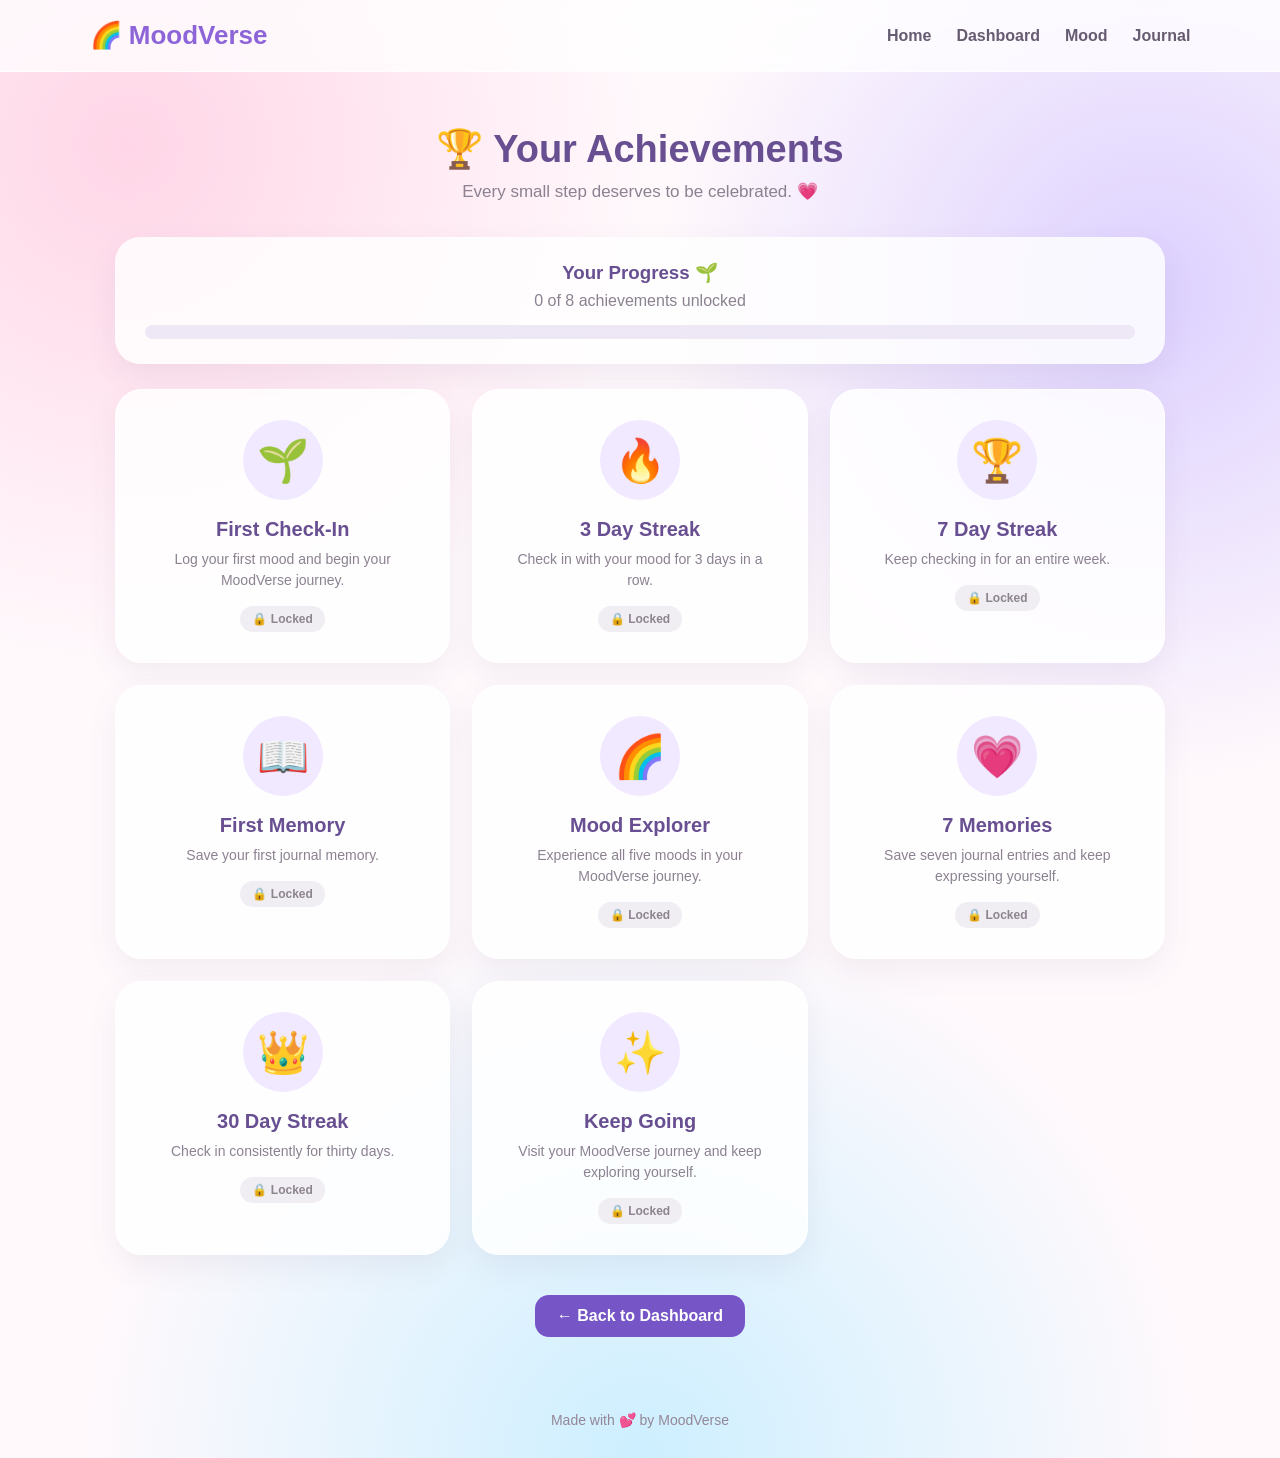
<file: MoodVerse/templates/achievements.html>
<!DOCTYPE html>
<html lang="en">

<head>

    <meta charset="UTF-8">

    <meta name="viewport" content="width=device-width, initial-scale=1.0">

    <title>MoodVerse Achievements 🏆</title>

    <style>

        * {
            box-sizing: border-box;
            margin: 0;
            padding: 0;
        }

        body {
            font-family: Arial, sans-serif;
            min-height: 100vh;
            color: #4b3f55;

            background:
                radial-gradient(circle at 10% 10%, #ffd6e7 0, transparent 30%),
                radial-gradient(circle at 90% 20%, #ddd1ff 0, transparent 30%),
                radial-gradient(circle at 50% 100%, #cdefff 0, transparent 35%),
                #fff9fc;
        }


        /* ================= NAVBAR ================= */

        .navbar {
            width: 100%;
            padding: 20px 7%;

            display: flex;
            align-items: center;
            justify-content: space-between;

            background: rgba(255,255,255,0.75);

            backdrop-filter: blur(15px);

            border-bottom: 1px solid rgba(255,255,255,0.8);

            position: sticky;
            top: 0;

            z-index: 10;
        }


        .navbar h1 {
            color: #8d65d8;
            font-size: 26px;
        }


        .navbar nav {
            display: flex;
            gap: 25px;
        }


        .navbar nav a {
            text-decoration: none;
            color: #665b70;
            font-weight: 600;
        }


        .navbar nav a:hover {
            color: #a15bc7;
        }


        /* ================= HEADER ================= */

        .achievements-header {
            text-align: center;
            padding: 55px 20px 35px;
        }


        .achievements-header h2 {
            font-size: 38px;
            color: #684f91;
            margin-bottom: 10px;
        }


        .achievements-header p {
            color: #8b8190;
            font-size: 17px;
        }


        /* ================= CONTAINER ================= */

        .achievements-container {
            width: 90%;
            max-width: 1050px;
            margin: auto;
        }


        /* ================= PROGRESS ================= */

        .achievement-progress {
            padding: 25px 30px;
            margin-bottom: 25px;

            border-radius: 25px;

            background: rgba(255,255,255,0.82);

            box-shadow:
                0 12px 30px rgba(100,80,120,0.09);

            text-align: center;
        }


        .achievement-progress h3 {
            color: #684f91;
            margin-bottom: 8px;
        }


        .achievement-progress p {
            color: #8b8190;
            margin-bottom: 15px;
        }


        .progress-bar {
            width: 100%;
            height: 14px;

            background: #eee7f5;

            border-radius: 20px;

            overflow: hidden;
        }


        .progress-fill {
            width: 0%;

            height: 100%;

            background:
                linear-gradient(
                    90deg,
                    #a77be8,
                    #ff9fbd
                );

            border-radius: 20px;

            transition: width 0.5s ease;
        }


        /* ================= ACHIEVEMENT GRID ================= */

        .achievement-grid {
            display: grid;

            grid-template-columns:
                repeat(3, 1fr);

            gap: 22px;

            padding-bottom: 40px;
        }


        /* ================= ACHIEVEMENT CARD ================= */

        .achievement-card {
            padding: 30px;

            border-radius: 27px;

            background: rgba(255,255,255,0.84);

            border: 1px solid rgba(255,255,255,0.9);

            box-shadow:
                0 12px 30px rgba(100,80,120,0.08);

            text-align: center;

            transition: 0.25s;
        }


        .achievement-card:hover {
            transform: translateY(-5px);

            box-shadow:
                0 18px 35px rgba(100,80,120,0.13);
        }


        /* ================= ICON ================= */

        .achievement-icon {
            width: 80px;
            height: 80px;

            margin: 0 auto 18px;

            border-radius: 50%;

            display: flex;
            align-items: center;
            justify-content: center;

            font-size: 42px;

            background: #f1e9ff;
        }


        .achievement-card h3 {
            color: #684f91;
            margin-bottom: 8px;
            font-size: 20px;
        }


        .achievement-card p {
            color: #8b8190;
            line-height: 1.5;
            font-size: 14px;
        }


        /* ================= LOCKED ================= */

        .achievement-card.locked {
            opacity: 0.55;
            filter: grayscale(0.5);
        }


        .achievement-card.locked .achievement-icon {
            background: #eeeaf2;
        }


        .lock-text {
            display: inline-block;

            margin-top: 15px;

            padding: 6px 12px;

            border-radius: 20px;

            background: #f0edf3;

            color: #8d8490;

            font-size: 12px;

            font-weight: bold;
        }


        /* ================= UNLOCKED ================= */

        .achievement-card.unlocked {
            border: 2px solid #e5c9ff;

            background:
                linear-gradient(
                    145deg,
                    #fff,
                    #fff5fc
                );
        }


        .achievement-card.unlocked .achievement-icon {
            background:
                linear-gradient(
                    135deg,
                    #ffe5f0,
                    #e8dcff
                );
        }


        .unlocked-text {
            display: inline-block;

            margin-top: 15px;

            padding: 6px 12px;

            border-radius: 20px;

            background: #e9dcff;

            color: #7554a8;

            font-size: 12px;

            font-weight: bold;
        }


        /* ================= BACK BUTTON ================= */

        .back-section {
            text-align: center;
            padding-bottom: 45px;
        }


        .back-button {
            display: inline-block;

            padding: 12px 22px;

            border-radius: 14px;

            background: #7656c7;

            color: white;

            text-decoration: none;

            font-weight: bold;

            transition: 0.2s;
        }


        .back-button:hover {
            background: #6545b5;

            transform: translateY(-2px);
        }


        /* ================= FOOTER ================= */

        footer {
            text-align: center;

            padding: 30px;

            color: #938797;

            font-size: 14px;
        }


        /* ================= MOBILE ================= */

        @media (max-width: 800px) {

            .achievement-grid {
                grid-template-columns: repeat(2, 1fr);
            }

        }


        @media (max-width: 550px) {

            .navbar {
                flex-direction: column;
                gap: 15px;
                padding: 18px 20px;
            }


            .navbar nav {
                gap: 15px;
                flex-wrap: wrap;
                justify-content: center;
            }


            .achievements-header {
                padding-top: 35px;
            }


            .achievements-header h2 {
                font-size: 29px;
            }


            .achievement-grid {
                grid-template-columns: 1fr;
            }

        }

    </style>

</head>


<body>


    <!-- ================= NAVBAR ================= -->

    <header class="navbar">

        <h1>
            🌈 MoodVerse
        </h1>

        <nav>

            <a href="/home/">
                Home
            </a>

            <a href="/dashboard/">
                Dashboard
            </a>

            <a href="/mood/">
                Mood
            </a>

            <a href="/journal/">
                Journal
            </a>

        </nav>

    </header>


    <!-- ================= HEADER ================= -->

    <section class="achievements-header">

        <h2>
            🏆 Your Achievements
        </h2>

        <p>
            Every small step deserves to be celebrated. 💗
        </p>

    </section>


    <!-- ================= MAIN ================= -->

    <main class="achievements-container">


        <!-- ================= PROGRESS ================= -->

        <section class="achievement-progress">

            <h3>
                Your Progress 🌱
            </h3>

            <p id="achievementProgressText">
                0 of 8 achievements unlocked
            </p>

            <div class="progress-bar">

                <div
                    class="progress-fill"
                    id="achievementProgress">

                </div>

            </div>

        </section>


        <!-- ================= ACHIEVEMENTS ================= -->

        <section
            class="achievement-grid"
            id="achievementGrid">


            <!-- FIRST CHECK-IN -->

            <div
                class="achievement-card"
                id="achievement-first">

                <div class="achievement-icon">
                    🌱
                </div>

                <h3>
                    First Check-In
                </h3>

                <p>
                    Log your first mood and begin
                    your MoodVerse journey.
                </p>

                <span class="lock-text">
                    🔒 Locked
                </span>

            </div>


            <!-- 3 DAY STREAK -->

            <div
                class="achievement-card"
                id="achievement-3">

                <div class="achievement-icon">
                    🔥
                </div>

                <h3>
                    3 Day Streak
                </h3>

                <p>
                    Check in with your mood
                    for 3 days in a row.
                </p>

                <span class="lock-text">
                    🔒 Locked
                </span>

            </div>


            <!-- 7 DAY STREAK -->

            <div
                class="achievement-card"
                id="achievement-7">

                <div class="achievement-icon">
                    🏆
                </div>

                <h3>
                    7 Day Streak
                </h3>

                <p>
                    Keep checking in for
                    an entire week.
                </p>

                <span class="lock-text">
                    🔒 Locked
                </span>

            </div>


            <!-- FIRST MEMORY -->

            <div
                class="achievement-card"
                id="achievement-memory">

                <div class="achievement-icon">
                    📖
                </div>

                <h3>
                    First Memory
                </h3>

                <p>
                    Save your first journal
                    memory.
                </p>

                <span class="lock-text">
                    🔒 Locked
                </span>

            </div>


            <!-- MOOD EXPLORER -->

            <div
                class="achievement-card"
                id="achievement-explorer">

                <div class="achievement-icon">
                    🌈
                </div>

                <h3>
                    Mood Explorer
                </h3>

                <p>
                    Experience all five moods
                    in your MoodVerse journey.
                </p>

                <span class="lock-text">
                    🔒 Locked
                </span>

            </div>


            <!-- 7 MEMORIES -->

            <div
                class="achievement-card"
                id="achievement-memories">

                <div class="achievement-icon">
                    💗
                </div>

                <h3>
                    7 Memories
                </h3>

                <p>
                    Save seven journal entries
                    and keep expressing yourself.
                </p>

                <span class="lock-text">
                    🔒 Locked
                </span>

            </div>


            <!-- 30 DAY -->

            <div
                class="achievement-card"
                id="achievement-30">

                <div class="achievement-icon">
                    👑
                </div>

                <h3>
                    30 Day Streak
                </h3>

                <p>
                    Check in consistently for
                    thirty days.
                </p>

                <span class="lock-text">
                    🔒 Locked
                </span>

            </div>


            <!-- JOURNEY BEGIN -->

            <div
                class="achievement-card"
                id="achievement-journey">

                <div class="achievement-icon">
                    ✨
                </div>

                <h3>
                    Keep Going
                </h3>

                <p>
                    Visit your MoodVerse journey
                    and keep exploring yourself.
                </p>

                <span class="lock-text">
                    🔒 Locked
                </span>

            </div>


        </section>


        <!-- ================= BACK ================= -->

        <section class="back-section">

            <a
                href="/dashboard/"
                class="back-button">

                ← Back to Dashboard

            </a>

        </section>


    </main>


    <footer>

        Made with 💕 by MoodVerse

    </footer>


    <!-- ================= ACHIEVEMENT SCRIPT ================= -->

    <script>

        function getMoodHistory() {

            return JSON.parse(
                localStorage.getItem(
                    "moodverseMoodHistory"
                )
            ) || {};

        }


        function getJournalHistory() {

            return JSON.parse(
                localStorage.getItem(
                    "moodverseJournalHistory"
                )
            ) || {};

        }


        function calculateStreak() {

            const moodHistory =
                getMoodHistory();

            let streak = 0;

            let currentDate =
                new Date();


            while (true) {

                const dateKey =
                    currentDate
                        .toISOString()
                        .split("T")[0];


                if (moodHistory[dateKey]) {

                    streak++;

                    currentDate.setDate(
                        currentDate.getDate() - 1
                    );

                }

                else {

                    break;

                }

            }


            return streak;

        }


        function unlockAchievement(id) {

            const card =
                document.getElementById(id);


            if (!card) {
                return;
            }


            card.classList.remove(
                "locked"
            );


            card.classList.add(
                "unlocked"
            );


            const status =
                card.querySelector(
                    "span"
                );


            if (status) {

                status.className =
                    "unlocked-text";

                status.textContent =
                    "✓ Unlocked";

            }

        }


        function checkAchievements() {

            const moodHistory =
                getMoodHistory();


            const journalHistory =
                getJournalHistory();


            let unlocked = 0;


            /* ================= FIRST MOOD ================= */

            const moodDates =
                Object.keys(
                    moodHistory
                );


            if (moodDates.length >= 1) {

                unlockAchievement(
                    "achievement-first"
                );

                unlocked++;

            }


            /* ================= STREAK ================= */

            const streak =
                calculateStreak();


            if (streak >= 3) {

                unlockAchievement(
                    "achievement-3"
                );

                unlocked++;

            }


            if (streak >= 7) {

                unlockAchievement(
                    "achievement-7"
                );

                unlocked++;

            }


            if (streak >= 30) {

                unlockAchievement(
                    "achievement-30"
                );

                unlocked++;

            }


            /* ================= JOURNAL ================= */

            let totalMemories = 0;


            Object.values(
                journalHistory
            ).forEach(
                function(day) {

                    if (
                        Array.isArray(day)
                    ) {

                        totalMemories +=
                            day.length;

                    }

                }
            );


            if (totalMemories >= 1) {

                unlockAchievement(
                    "achievement-memory"
                );

                unlocked++;

            }


            if (totalMemories >= 7) {

                unlockAchievement(
                    "achievement-memories"
                );

                unlocked++;

            }


            /* ================= MOOD EXPLORER ================= */

            const moods =
                new Set(
                    Object.values(
                        moodHistory
                    )
                );


            const allMoods = [
                "happy",
                "sad",
                "angry",
                "calm",
                "excited"
            ];


            const exploredAll =
                allMoods.every(
                    function(mood) {

                        return moods.has(
                            mood
                        );

                    }
                );


            if (exploredAll) {

                unlockAchievement(
                    "achievement-explorer"
                );

                unlocked++;

            }


            /* ================= JOURNEY ================= */

            if (
                moodDates.length >= 5
            ) {

                unlockAchievement(
                    "achievement-journey"
                );

                unlocked++;

            }


            /* ================= PROGRESS ================= */

            const totalAchievements = 8;


            const percentage =
                (
                    unlocked /
                    totalAchievements
                ) * 100;


            document.getElementById(
                "achievementProgress"
            ).style.width =
                percentage + "%";


            document.getElementById(
                "achievementProgressText"
            ).textContent =
                unlocked +
                " of " +
                totalAchievements +
                " achievements unlocked";

        }


        /* ================= START ================= */

        document.addEventListener(
            "DOMContentLoaded",
            function() {

                checkAchievements();

            }
        );

    </script>


</body>

</html>
</file>
